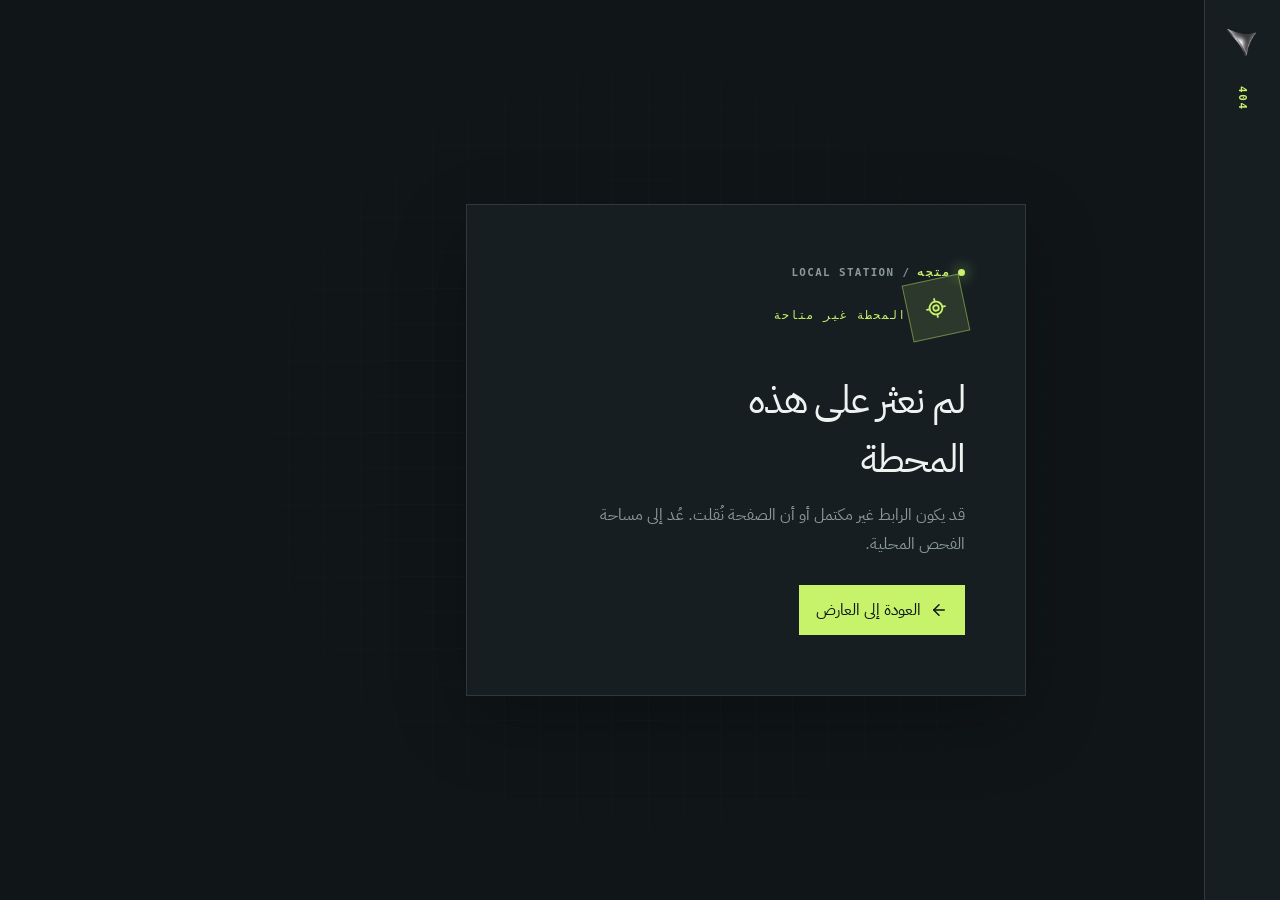
<file: index.html>
<!doctype html>
<html lang="ar" dir="rtl">
  <head>
    <meta charset="UTF-8" />
    <meta name="viewport" content="width=device-width, initial-scale=1.0, maximum-scale=1, user-scalable=no, viewport-fit=cover" />
    <meta name="theme-color" content="#101518" />
    <meta name="description" content="عارض نماذج 3D مجاني يعمل في المتصفح. افتح GLB وFBX وOBJ وSTL وPLY وDAE و3MF محليًا بلا رفع. خصوصية كاملة — ملفاتك تبقى على جهازك." />
    <meta name="keywords" content="3D model viewer, free 3D viewer, GLB viewer, FBX viewer, OBJ viewer, STL viewer, local 3D viewer, no upload, عارض ثلاثي الأبعاد, متجه" />
    <meta name="author" content="متجه" />
    <meta name="robots" content="index,follow" />
    <meta name="application-name" content="متجه · Vector 3D Viewer" />
    <link rel="canonical" href="https://vector-3d-viewer.pages.dev/" />
    <meta property="og:type" content="website" />
    <meta property="og:url" content="https://vector-3d-viewer.pages.dev/" />
    <meta property="og:title" content="متجه — عارض نماذج 3D مجاني | GLB وFBX وOBJ وSTL" />
    <meta property="og:description" content="افحص نماذجك ثلاثية الأبعاد مجانًا في المتصفح. لا رفع ولا سحابة؛ ملفاتك تبقى على جهازك." />
    <meta property="og:image" content="https://vector-3d-viewer.pages.dev/og-image.png" />
    <meta property="og:image:width" content="1200" />
    <meta property="og:image:height" content="630" />
    <meta property="og:locale" content="ar_AR" />
    <meta property="og:locale:alternate" content="en_US" />
    <meta property="og:image:alt" content="متجه — عارض نماذج ثلاثية الأبعاد مجاني" />
    <meta property="og:site_name" content="متجه · Vector" />
    <meta name="twitter:card" content="summary_large_image" />
    <meta name="twitter:title" content="Vector — Free 3D Model Viewer | GLB, FBX, OBJ, STL" />
    <meta name="twitter:description" content="Free 3D model viewer. Open GLB, FBX, OBJ and STL files locally in your browser — no upload needed." />
    <meta name="twitter:image" content="https://vector-3d-viewer.pages.dev/og-image.png" />
    <meta name="twitter:image:alt" content="Vector 3D Viewer — Free Local Model Inspector" />
    <link rel="manifest" href="/manifest.json" />
    <link rel="icon" type="image/png" sizes="32x32" href="/icons/favicon-32.png" />
    <link rel="apple-touch-icon" href="/icons/apple-touch-icon.png" />
    <link rel="preload" href="/fonts/IBMPlexSansArabic-Regular.woff2" as="font" type="font/woff2" crossorigin />
    <link rel="preload" href="/fonts/IBMPlexSansArabic-Bold.woff2" as="font" type="font/woff2" crossorigin />
    <link rel="preload" href="/fonts/SpaceGrotesk-Variable.woff2" as="font" type="font/woff2" crossorigin />
    <meta name="apple-mobile-web-app-capable" content="yes" />
    <meta name="apple-mobile-web-app-status-bar-style" content="black-translucent" />
    <meta name="apple-mobile-web-app-title" content="متجه" />
    <title>متجه — عارض نماذج 3D مجاني | GLB وFBX وOBJ وSTL</title>
    <script type="application/ld+json">
      {"@context":"https://schema.org","@type":"WebApplication","name":"متجه","alternateName":["Vector","Vector 3D Viewer","متجه عارض ثلاثي الأبعاد"],"url":"https://vector-3d-viewer.pages.dev/","description":"عارض نماذج ثلاثية الأبعاد مجاني يعمل محليًا في المتصفح. يدعم GLB وFBX وOBJ وSTL وPLY وDAE و3MF دون رفع سحابي.","applicationCategory":"UtilitiesApplication","applicationSubCategory":"3D Graphics","operatingSystem":"Web Browser","browserRequirements":"Requires JavaScript and WebGL support","inLanguage":["ar","en"],"isAccessibleForFree":true,"image":"https://vector-3d-viewer.pages.dev/og-image.png","screenshot":"https://vector-3d-viewer.pages.dev/og-image.png","offers":{"@type":"Offer","price":"0","priceCurrency":"USD","availability":"https://schema.org/InStock"},"featureList":["GLB and GLTF viewer","FBX, OBJ, STL, PLY, DAE and 3MF viewer","Material inspector and animation player","Point measurement and section cut","High-resolution PNG and WebP export","Offline PWA","Arabic and English interface","Privacy-first local processing"],"potentialAction":{"@type":"UseAction","target":"https://vector-3d-viewer.pages.dev/"}}
    </script>
    <script type="module" crossorigin src="/assets/index-BTWma-XW.js"></script>
    <link rel="stylesheet" crossorigin href="/assets/index-zmC8T4Zb.css">
  </head>
  <body>
    <div id="root"></div>
    <script>
      if ("serviceWorker" in navigator && (location.protocol === "https:" || location.hostname === "localhost")) {
        navigator.serviceWorker.register("/sw.js", { scope: "/", updateViaCache: "none" }).catch(() => undefined);
      }
    </script>
  </body>
</html>
</file>
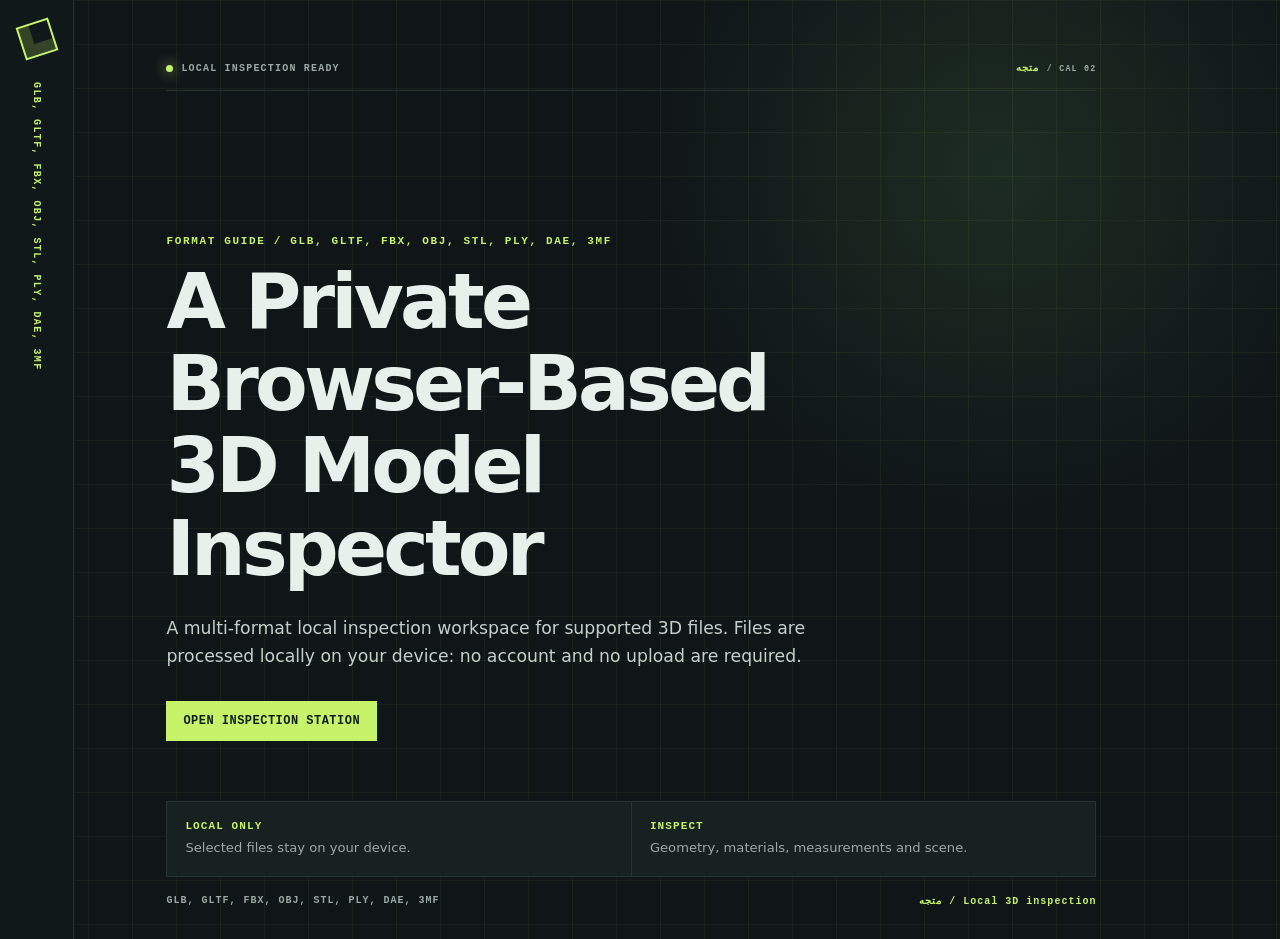
<file: 3d-model-viewer/index.html>
<!doctype html>
<html lang="en" dir="ltr"><head><meta charset="utf-8"/><meta name="viewport" content="width=device-width,initial-scale=1,viewport-fit=cover"/><title>Free 3D Model Viewer Online | متجه</title><meta name="description" content="A Private Browser-Based 3D Model Inspector. متجه opens GLB, GLTF, FBX, OBJ, STL, PLY, DAE, 3MF files locally in your browser with no file upload."/><meta name="robots" content="index,follow"/><link rel="canonical" href="https://vector-3d-viewer.pages.dev/3d-model-viewer/"/><link rel="stylesheet" href="/seo.css"/><meta property="og:type" content="website"/><meta property="og:title" content="Free 3D Model Viewer Online | متجه"/><meta property="og:description" content="A Private Browser-Based 3D Model Inspector. No upload required."/><meta property="og:image" content="https://vector-3d-viewer.pages.dev/og-image.png"/></head><body><main class="station"><aside class="rail"><i class="cube" aria-hidden="true"></i><span>GLB, GLTF, FBX, OBJ, STL, PLY, DAE, 3MF</span></aside><section class="stage"><header><span><i></i> LOCAL INSPECTION READY</span><b>متجه <small>/ CAL 02</small></b></header><article><p class="eyebrow">FORMAT GUIDE / GLB, GLTF, FBX, OBJ, STL, PLY, DAE, 3MF</p><h1>A Private Browser-Based 3D Model Inspector</h1><p class="lead">A multi-format local inspection workspace for supported 3D files. Files are processed locally on your device: no account and no upload are required.</p><a class="open" href="/">OPEN INSPECTION STATION</a></article><section class="readings"><div><b>LOCAL ONLY</b><span>Selected files stay on your device.</span></div><div><b>INSPECT</b><span>Geometry, materials, measurements and scene.</span></div></section><footer><span>GLB, GLTF, FBX, OBJ, STL, PLY, DAE, 3MF</span><a href="/">متجه / Local 3D inspection</a></footer></section></main></body></html>
</file>
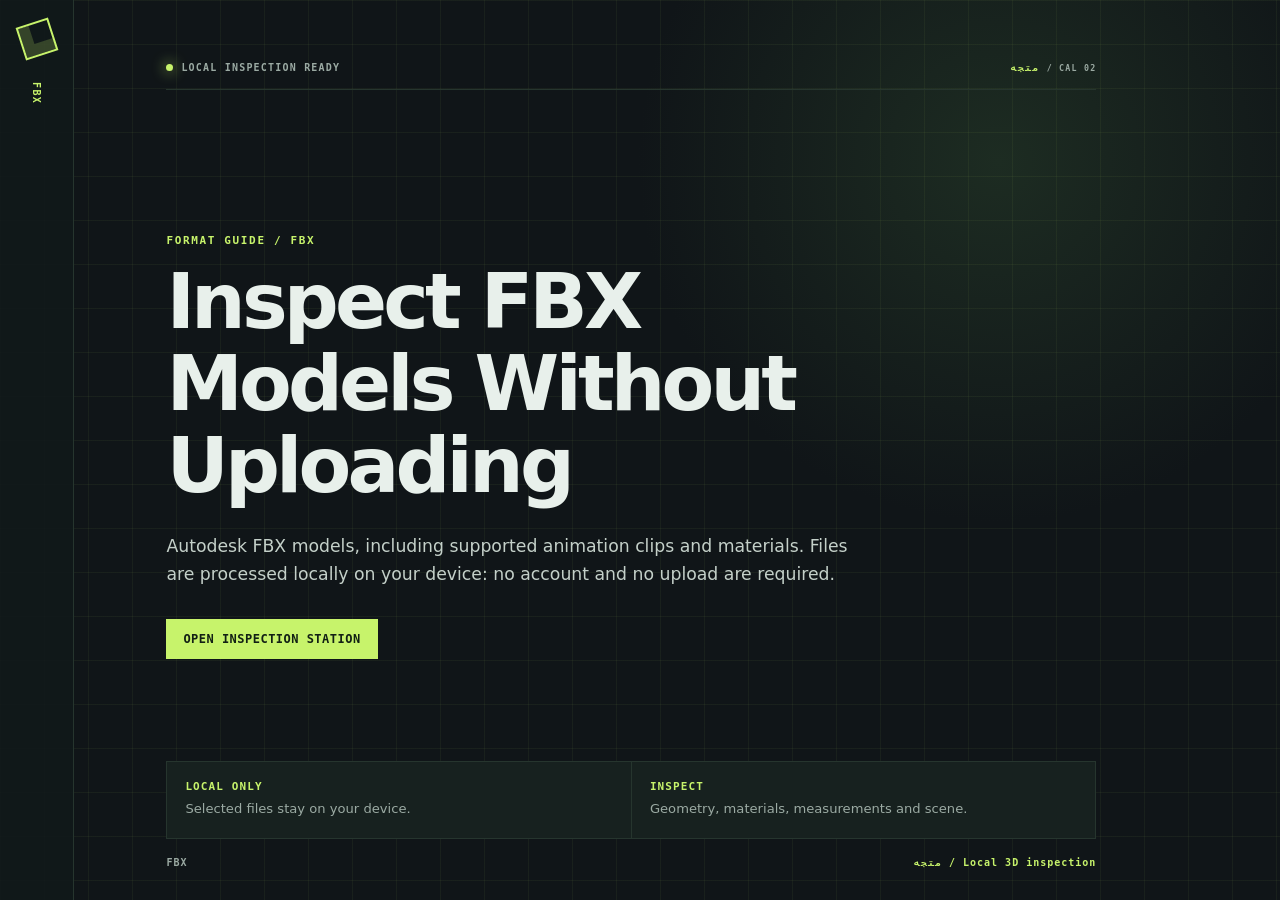
<file: fbx-viewer/index.html>
<!doctype html>
<html lang="en" dir="ltr"><head><meta charset="utf-8"/><meta name="viewport" content="width=device-width,initial-scale=1,viewport-fit=cover"/><title>Free FBX Viewer Online | متجه</title><meta name="description" content="Inspect FBX Models Without Uploading. متجه opens FBX files locally in your browser with no file upload."/><meta name="robots" content="index,follow"/><link rel="canonical" href="https://vector-3d-viewer.pages.dev/fbx-viewer/"/><link rel="stylesheet" href="/seo.css"/><meta property="og:type" content="website"/><meta property="og:title" content="Free FBX Viewer Online | متجه"/><meta property="og:description" content="Inspect FBX Models Without Uploading. No upload required."/><meta property="og:image" content="https://vector-3d-viewer.pages.dev/og-image.png"/></head><body><main class="station"><aside class="rail"><i class="cube" aria-hidden="true"></i><span>FBX</span></aside><section class="stage"><header><span><i></i> LOCAL INSPECTION READY</span><b>متجه <small>/ CAL 02</small></b></header><article><p class="eyebrow">FORMAT GUIDE / FBX</p><h1>Inspect FBX Models Without Uploading</h1><p class="lead">Autodesk FBX models, including supported animation clips and materials. Files are processed locally on your device: no account and no upload are required.</p><a class="open" href="/">OPEN INSPECTION STATION</a></article><section class="readings"><div><b>LOCAL ONLY</b><span>Selected files stay on your device.</span></div><div><b>INSPECT</b><span>Geometry, materials, measurements and scene.</span></div></section><footer><span>FBX</span><a href="/">متجه / Local 3D inspection</a></footer></section></main></body></html>
</file>
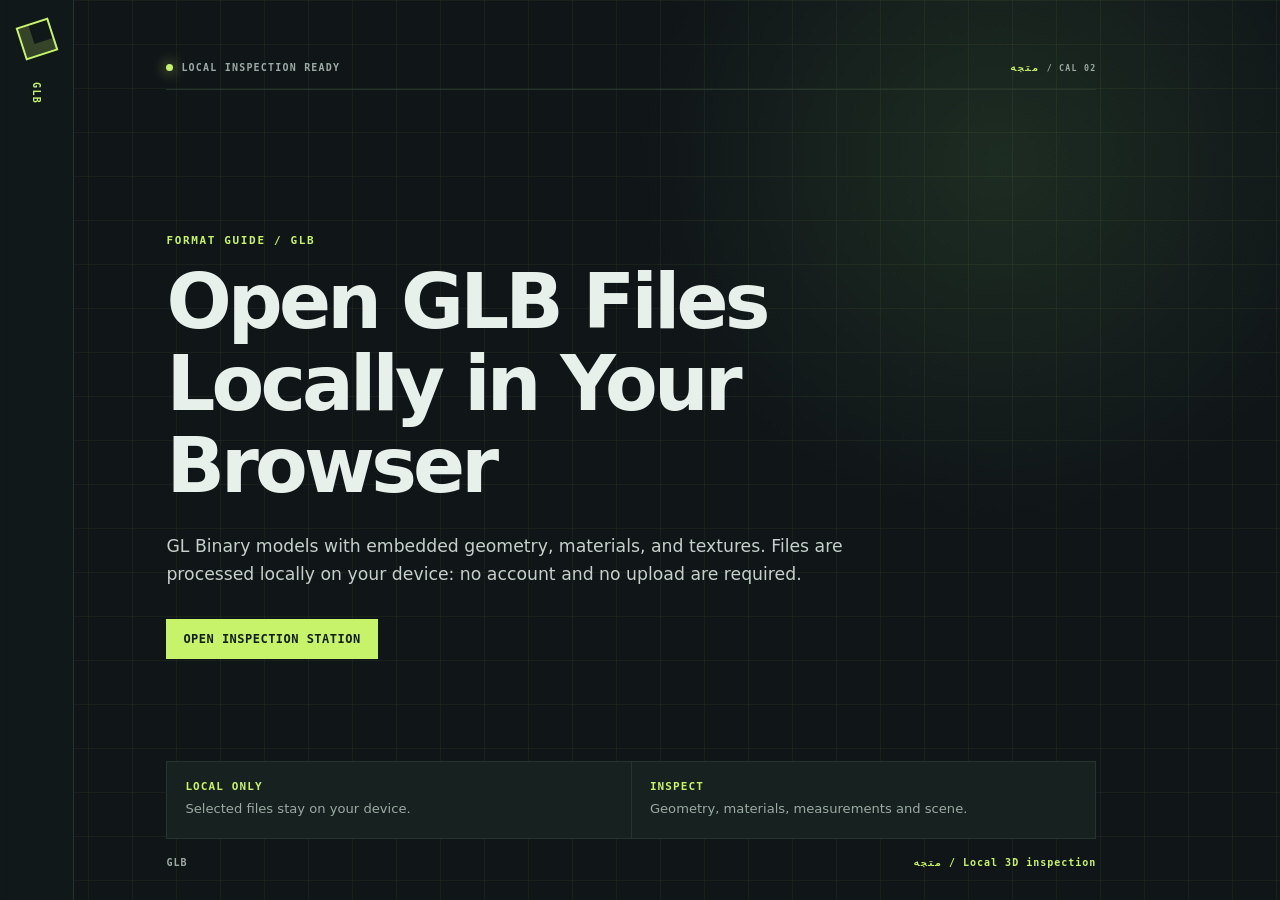
<file: glb-viewer/index.html>
<!doctype html>
<html lang="en" dir="ltr"><head><meta charset="utf-8"/><meta name="viewport" content="width=device-width,initial-scale=1,viewport-fit=cover"/><title>Free GLB Viewer Online | متجه</title><meta name="description" content="Open GLB Files Locally in Your Browser. متجه opens GLB files locally in your browser with no file upload."/><meta name="robots" content="index,follow"/><link rel="canonical" href="https://vector-3d-viewer.pages.dev/glb-viewer/"/><link rel="stylesheet" href="/seo.css"/><meta property="og:type" content="website"/><meta property="og:title" content="Free GLB Viewer Online | متجه"/><meta property="og:description" content="Open GLB Files Locally in Your Browser. No upload required."/><meta property="og:image" content="https://vector-3d-viewer.pages.dev/og-image.png"/></head><body><main class="station"><aside class="rail"><i class="cube" aria-hidden="true"></i><span>GLB</span></aside><section class="stage"><header><span><i></i> LOCAL INSPECTION READY</span><b>متجه <small>/ CAL 02</small></b></header><article><p class="eyebrow">FORMAT GUIDE / GLB</p><h1>Open GLB Files Locally in Your Browser</h1><p class="lead">GL Binary models with embedded geometry, materials, and textures. Files are processed locally on your device: no account and no upload are required.</p><a class="open" href="/">OPEN INSPECTION STATION</a></article><section class="readings"><div><b>LOCAL ONLY</b><span>Selected files stay on your device.</span></div><div><b>INSPECT</b><span>Geometry, materials, measurements and scene.</span></div></section><footer><span>GLB</span><a href="/">متجه / Local 3D inspection</a></footer></section></main></body></html>
</file>
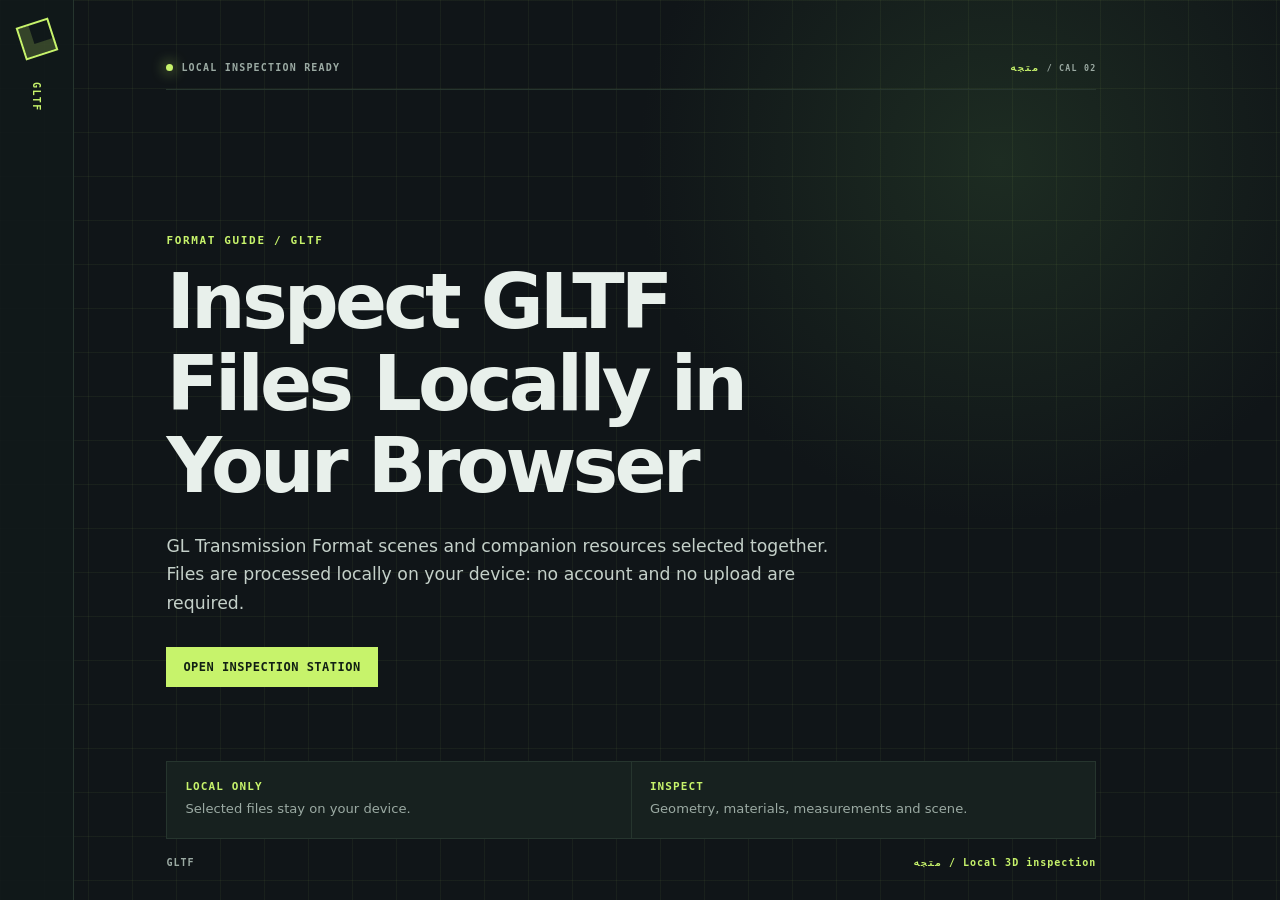
<file: gltf-viewer/index.html>
<!doctype html>
<html lang="en" dir="ltr"><head><meta charset="utf-8"/><meta name="viewport" content="width=device-width,initial-scale=1,viewport-fit=cover"/><title>Free GLTF Viewer Online | متجه</title><meta name="description" content="Inspect GLTF Files Locally in Your Browser. متجه opens GLTF files locally in your browser with no file upload."/><meta name="robots" content="index,follow"/><link rel="canonical" href="https://vector-3d-viewer.pages.dev/gltf-viewer/"/><link rel="stylesheet" href="/seo.css"/><meta property="og:type" content="website"/><meta property="og:title" content="Free GLTF Viewer Online | متجه"/><meta property="og:description" content="Inspect GLTF Files Locally in Your Browser. No upload required."/><meta property="og:image" content="https://vector-3d-viewer.pages.dev/og-image.png"/></head><body><main class="station"><aside class="rail"><i class="cube" aria-hidden="true"></i><span>GLTF</span></aside><section class="stage"><header><span><i></i> LOCAL INSPECTION READY</span><b>متجه <small>/ CAL 02</small></b></header><article><p class="eyebrow">FORMAT GUIDE / GLTF</p><h1>Inspect GLTF Files Locally in Your Browser</h1><p class="lead">GL Transmission Format scenes and companion resources selected together. Files are processed locally on your device: no account and no upload are required.</p><a class="open" href="/">OPEN INSPECTION STATION</a></article><section class="readings"><div><b>LOCAL ONLY</b><span>Selected files stay on your device.</span></div><div><b>INSPECT</b><span>Geometry, materials, measurements and scene.</span></div></section><footer><span>GLTF</span><a href="/">متجه / Local 3D inspection</a></footer></section></main></body></html>
</file>
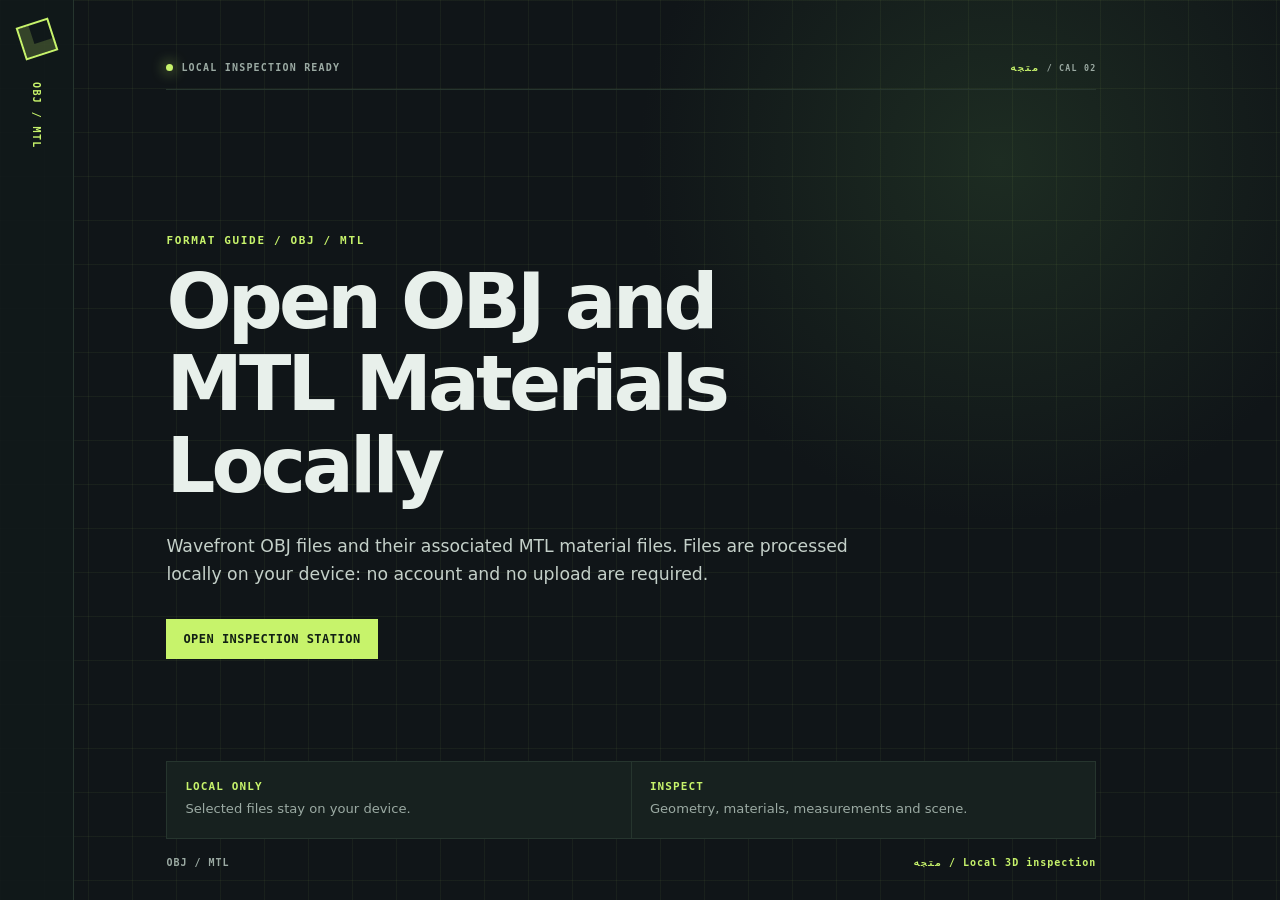
<file: obj-viewer/index.html>
<!doctype html>
<html lang="en" dir="ltr"><head><meta charset="utf-8"/><meta name="viewport" content="width=device-width,initial-scale=1,viewport-fit=cover"/><title>Free OBJ Viewer Online | متجه</title><meta name="description" content="Open OBJ and MTL Materials Locally. متجه opens OBJ / MTL files locally in your browser with no file upload."/><meta name="robots" content="index,follow"/><link rel="canonical" href="https://vector-3d-viewer.pages.dev/obj-viewer/"/><link rel="stylesheet" href="/seo.css"/><meta property="og:type" content="website"/><meta property="og:title" content="Free OBJ Viewer Online | متجه"/><meta property="og:description" content="Open OBJ and MTL Materials Locally. No upload required."/><meta property="og:image" content="https://vector-3d-viewer.pages.dev/og-image.png"/></head><body><main class="station"><aside class="rail"><i class="cube" aria-hidden="true"></i><span>OBJ / MTL</span></aside><section class="stage"><header><span><i></i> LOCAL INSPECTION READY</span><b>متجه <small>/ CAL 02</small></b></header><article><p class="eyebrow">FORMAT GUIDE / OBJ / MTL</p><h1>Open OBJ and MTL Materials Locally</h1><p class="lead">Wavefront OBJ files and their associated MTL material files. Files are processed locally on your device: no account and no upload are required.</p><a class="open" href="/">OPEN INSPECTION STATION</a></article><section class="readings"><div><b>LOCAL ONLY</b><span>Selected files stay on your device.</span></div><div><b>INSPECT</b><span>Geometry, materials, measurements and scene.</span></div></section><footer><span>OBJ / MTL</span><a href="/">متجه / Local 3D inspection</a></footer></section></main></body></html>
</file>
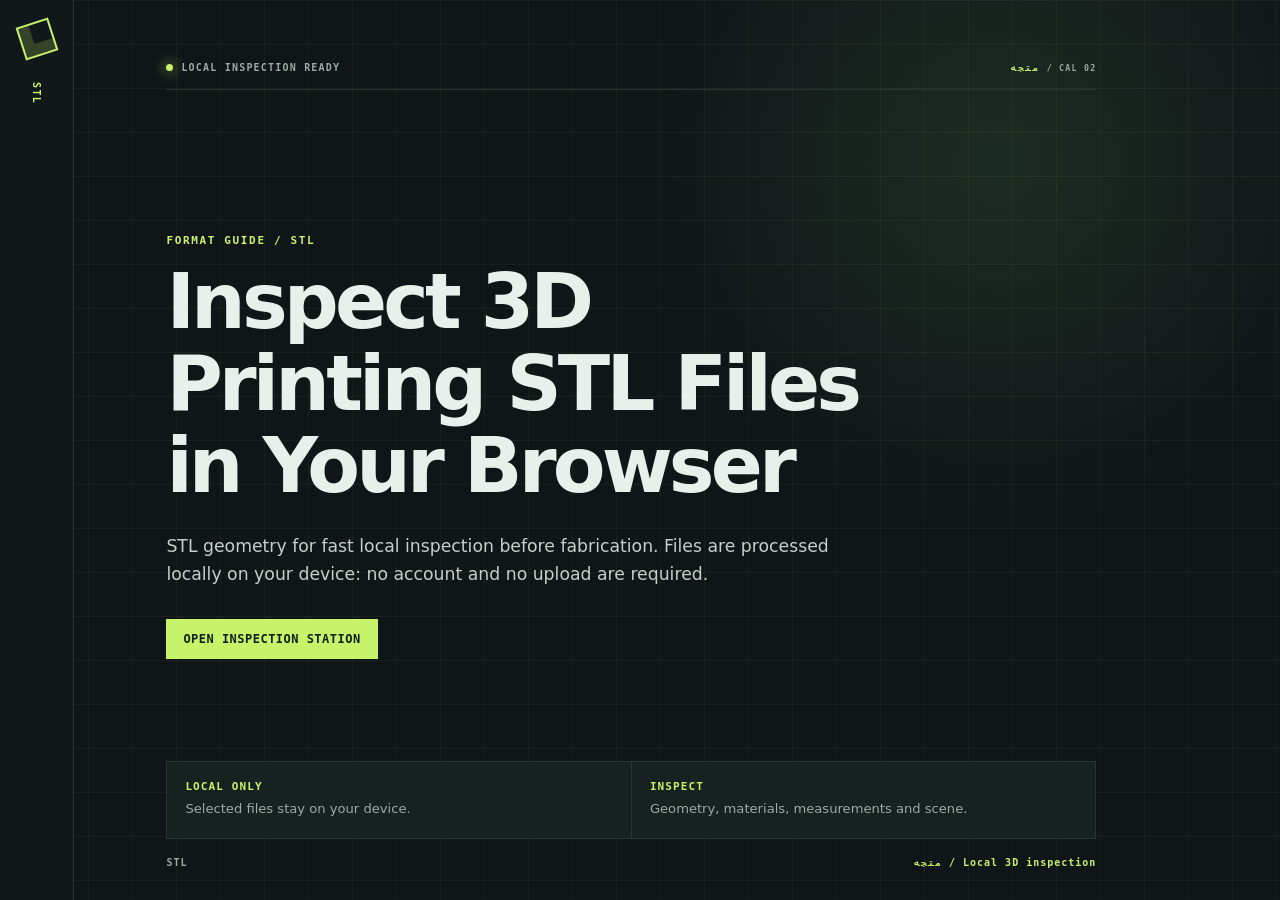
<file: stl-viewer/index.html>
<!doctype html>
<html lang="en" dir="ltr"><head><meta charset="utf-8"/><meta name="viewport" content="width=device-width,initial-scale=1,viewport-fit=cover"/><title>Free STL Viewer Online | متجه</title><meta name="description" content="Inspect 3D Printing STL Files in Your Browser. متجه opens STL files locally in your browser with no file upload."/><meta name="robots" content="index,follow"/><link rel="canonical" href="https://vector-3d-viewer.pages.dev/stl-viewer/"/><link rel="stylesheet" href="/seo.css"/><meta property="og:type" content="website"/><meta property="og:title" content="Free STL Viewer Online | متجه"/><meta property="og:description" content="Inspect 3D Printing STL Files in Your Browser. No upload required."/><meta property="og:image" content="https://vector-3d-viewer.pages.dev/og-image.png"/></head><body><main class="station"><aside class="rail"><i class="cube" aria-hidden="true"></i><span>STL</span></aside><section class="stage"><header><span><i></i> LOCAL INSPECTION READY</span><b>متجه <small>/ CAL 02</small></b></header><article><p class="eyebrow">FORMAT GUIDE / STL</p><h1>Inspect 3D Printing STL Files in Your Browser</h1><p class="lead">STL geometry for fast local inspection before fabrication. Files are processed locally on your device: no account and no upload are required.</p><a class="open" href="/">OPEN INSPECTION STATION</a></article><section class="readings"><div><b>LOCAL ONLY</b><span>Selected files stay on your device.</span></div><div><b>INSPECT</b><span>Geometry, materials, measurements and scene.</span></div></section><footer><span>STL</span><a href="/">متجه / Local 3D inspection</a></footer></section></main></body></html>
</file>
<file: seo.css>
:root{color-scheme:dark;--lime:#c7f36b;--ink:#e8f0eb;--muted:#9baaa3;--line:#26352e;--bg:#101518}*{box-sizing:border-box}body{margin:0;background:radial-gradient(circle at 78% 18%,#1d2c22 0,transparent 29%),var(--bg);color:var(--ink);font:16px/1.65 ui-sans-serif,system-ui,sans-serif}.station{position:relative;min-height:100dvh;overflow:hidden;background-image:linear-gradient(#c7f36b0d 1px,transparent 1px),linear-gradient(90deg,#c7f36b0d 1px,transparent 1px);background-size:44px 44px}.rail{position:absolute;inset:0 auto 0 0;display:flex;width:74px;flex-direction:column;align-items:center;gap:26px;padding:22px 0;border-right:1px solid var(--line);background:#11191add}.rail span{color:var(--lime);font:700 10px ui-monospace,monospace;letter-spacing:.14em;writing-mode:vertical-rl}.cube{display:block;width:34px;height:34px;border:2px solid var(--lime);box-shadow:inset 11px -11px #c7f36b33;transform:rotate(-18deg)}.stage{display:flex;min-height:100dvh;max-width:930px;margin:0 clamp(32px,9vw,128px) 0 clamp(98px,13vw,168px);padding:clamp(22px,5vw,62px) 0 32px;flex-direction:column}.stage header{display:flex;justify-content:space-between;padding-bottom:16px;border-bottom:1px solid var(--line);color:var(--muted);font:700 10px ui-monospace,monospace;letter-spacing:.12em}.stage header span{display:flex;gap:8px;align-items:center}.stage header i{width:7px;height:7px;border-radius:99px;background:var(--lime);box-shadow:0 0 14px var(--lime)}.stage header b{color:var(--lime)}.stage header small{color:var(--muted)}article{max-width:700px;padding:clamp(78px,16vh,158px) 0 60px}.eyebrow{margin:0 0 14px;color:var(--lime);font:700 11px ui-monospace,monospace;letter-spacing:.15em}h1{max-width:15ch;margin:0;font-size:clamp(2.2rem,6vw,4.8rem);line-height:1.07;letter-spacing:-.05em}.lead{max-width:63ch;margin:24px 0 0;color:#c4d0c9;font-size:1.08rem}.open{display:inline-block;margin-top:30px;padding:12px 16px;border:1px solid var(--lime);background:var(--lime);color:#122014;font:800 12px ui-monospace,monospace;letter-spacing:.04em;text-decoration:none}.readings{display:grid;grid-template-columns:1fr 1fr;gap:1px;margin-top:auto;border:1px solid var(--line);background:var(--line)}.readings div{display:grid;gap:5px;padding:18px;background:#151e1ddd}.readings b{color:var(--lime);font:700 11px ui-monospace,monospace;letter-spacing:.1em}.readings span{color:var(--muted);font-size:.82rem}footer{display:flex;justify-content:space-between;padding-top:18px;color:var(--muted);font:700 10px ui-monospace,monospace;letter-spacing:.1em}footer a{color:var(--lime);text-decoration:none}@media(max-width:560px){.rail{width:52px}.rail span{display:none}.stage{margin:0 18px 0 70px}.stage header b{display:none}.readings{grid-template-columns:1fr}footer{gap:16px;font-size:8px}}
</file>
